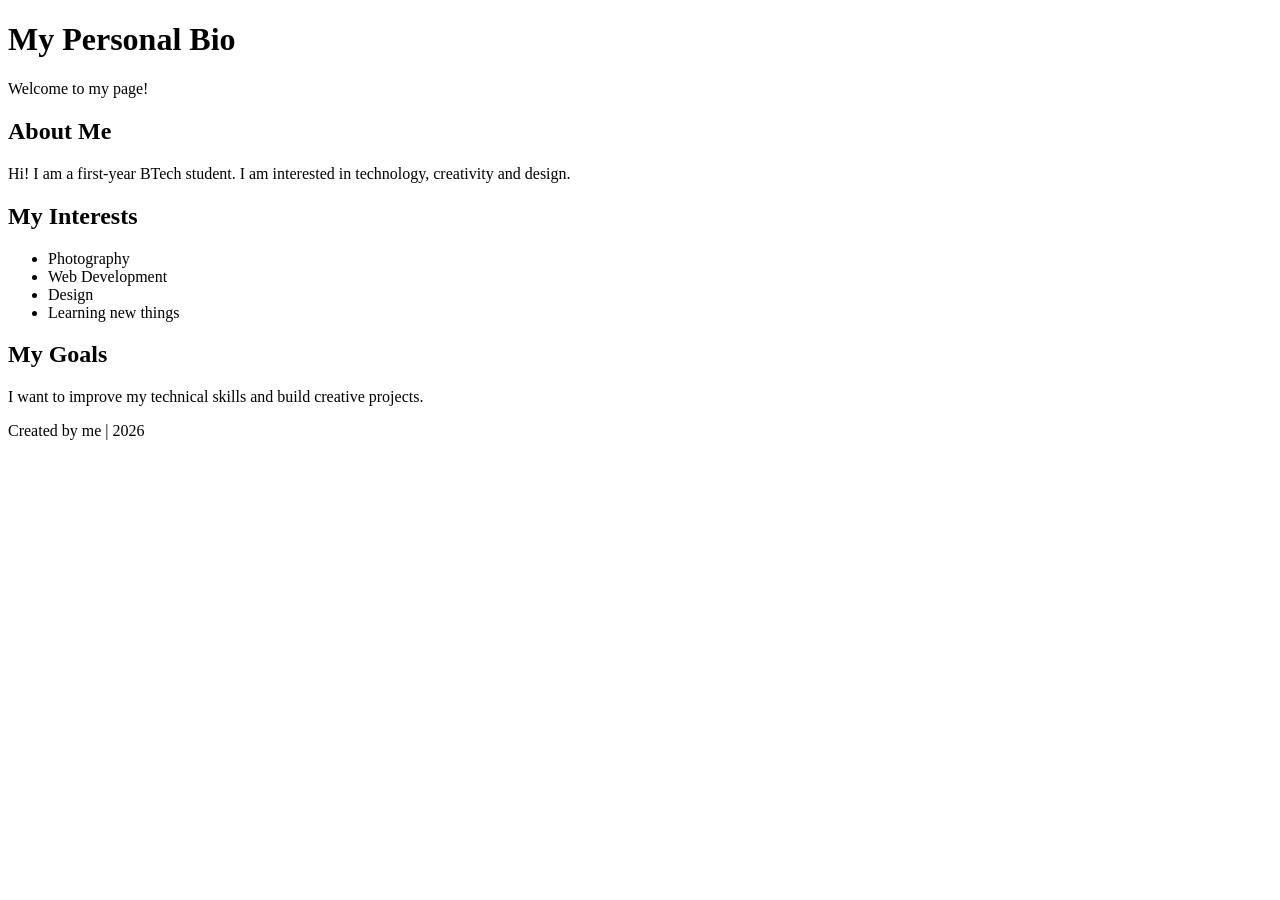
<file: P05/index.html>
<!DOCTYPE html>
<html lang="en">
<head>
    <meta charset="UTF-8">
    <meta name="viewport" content="width=device-width, initial-scale=1.0">
    <title>My Bio</title>
</head>
<body>

    <header>
        <h1>My Personal Bio</h1>
        <p>Welcome to my page!</p>
    </header>

    <main>
        <section>
            <h2>About Me</h2>
            <p>Hi! I am a first-year BTech student.
            I am interested in technology, creativity and design.</p>
        </section>

        <section>
            <h2>My Interests</h2>
            <ul>
                <li>Photography</li>
                <li>Web Development</li>
                <li>Design</li>
                <li>Learning new things</li>
            </ul>
        </section>

        <section>
            <h2>My Goals</h2>
            <p>I want to improve my technical skills
            and build creative projects.</p>
        </section>
    </main>

    <footer>
        <p>Created by me | 2026</p>
    </footer>

</body>
</html>
</file>
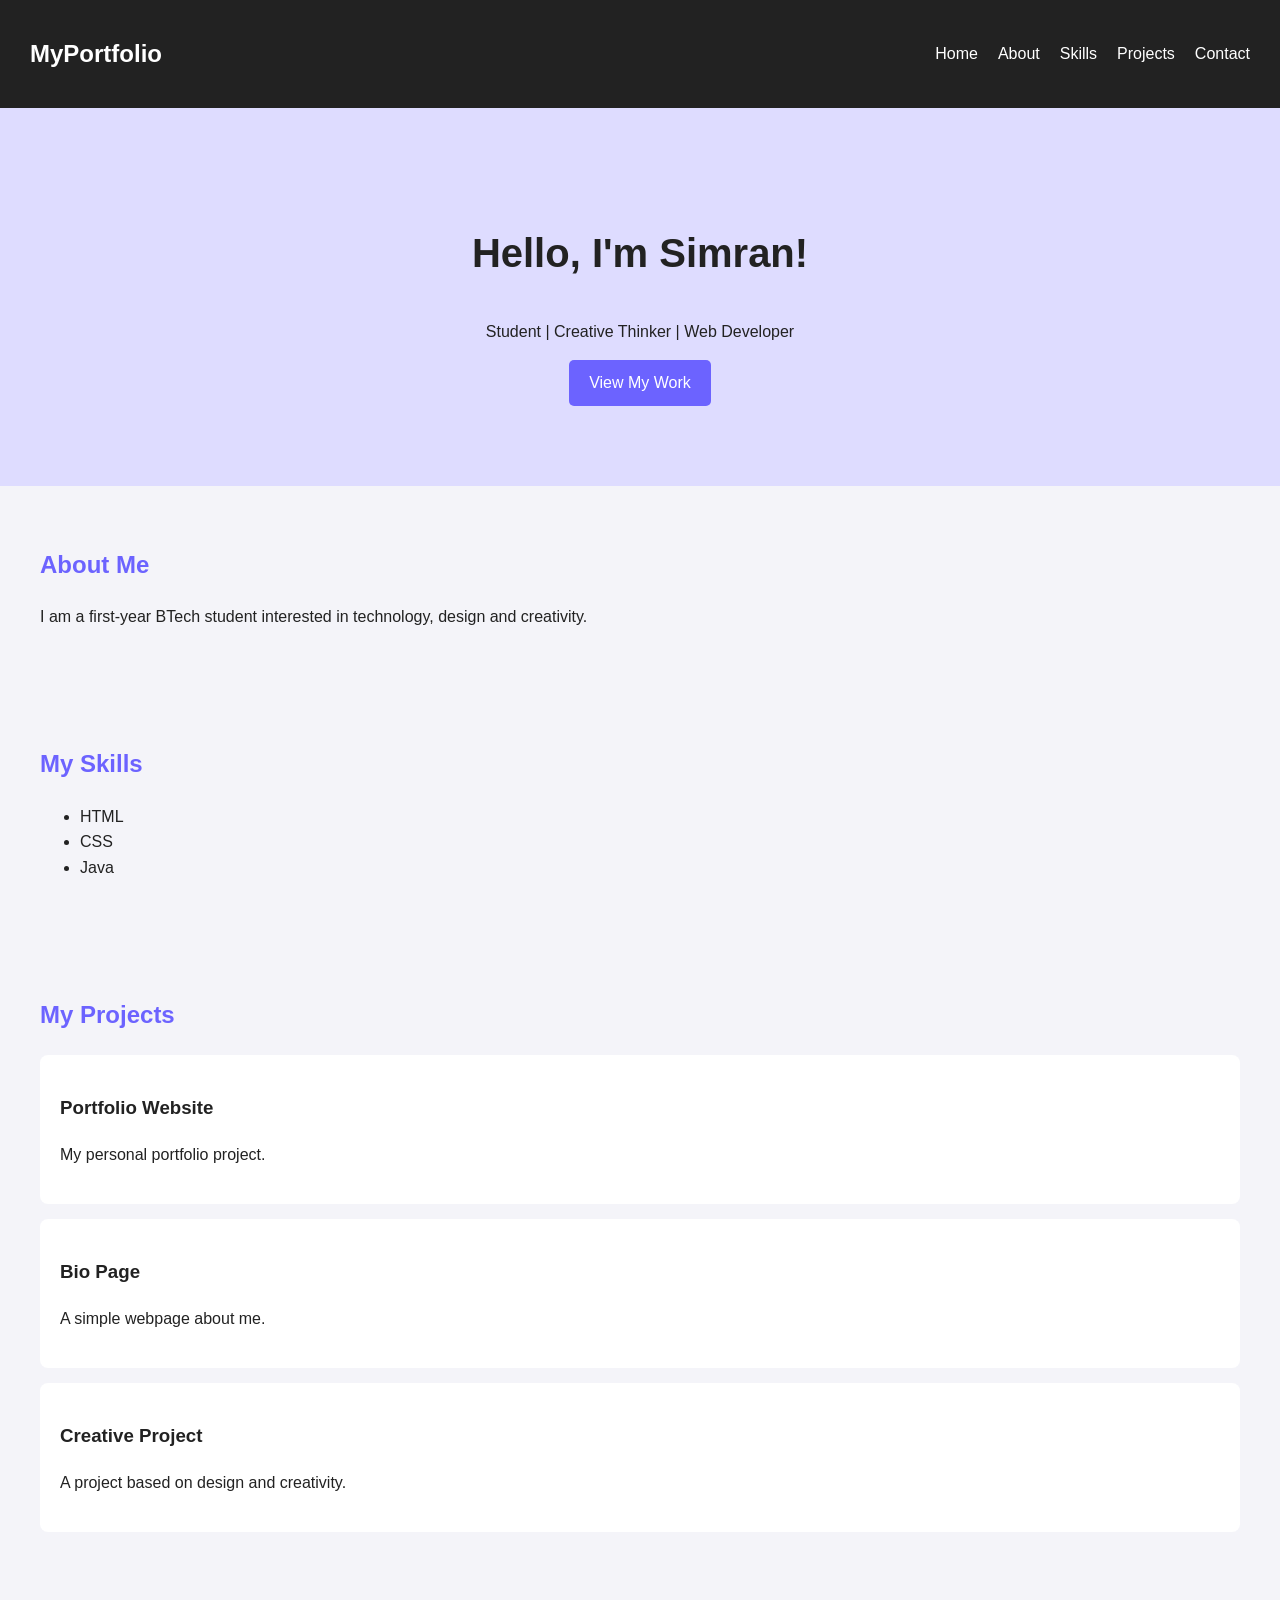
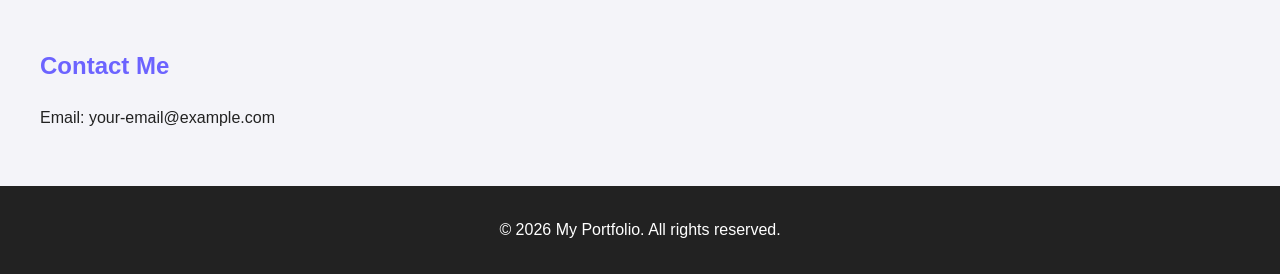
<file: P06/index.html>
<!DOCTYPE html>
<html lang="en">

<head>
    <meta charset="UTF-8">
    <meta name="viewport" content="width=device-width, initial-scale=1.0">
    <title>My Portfolio</title>
    <link rel="stylesheet" href="p6.css">
</head>

<body>


    <header>
        <nav>
            <h2>MyPortfolio</h2>

            <ul>
                <li><a href="#home">Home</a></li>
                <li><a href="#about">About</a></li>
                <li><a href="#skills">Skills</a></li>
                <li><a href="#projects">Projects</a></li>
                <li><a href="#contact">Contact</a></li>
            </ul>
        </nav>
    </header>
    <main>
        <section id="home">
            <h1>Hello, I'm Simran!</h1>
            <p>Student | Creative Thinker | Web Developer</p>
            <a href="#projects">View My Work</a>
        </section>

        <section id="about">
            <h2>About Me</h2>
            <p>
                I am a first-year BTech student interested
                in technology, design and creativity.
            </p>
        </section>

        <section id="skills">
            <h2>My Skills</h2>

            <ul>
                <li>HTML</li>
                <li>CSS</li>
                <li>Java</li>
            </ul>
        </section>
        <section id="projects">
            <h2>My Projects</h2>

            <article>
                <h3>Portfolio Website</h3>
                <p>My personal portfolio project.</p>
            </article>

            <article>
                <h3>Bio Page</h3>
                <p>A simple webpage about me.</p>
            </article>

            <article>
                <h3>Creative Project</h3>
                <p>A project based on design and creativity.</p>
            </article>
        </section>
        <section id="contact">
            <h2>Contact Me</h2>
            <p>Email: your-email@example.com</p>
        </section>

    </main>
    <footer>
        <p>© 2026 My Portfolio. All rights reserved.</p>
    </footer>
</body>
</html>
</file>
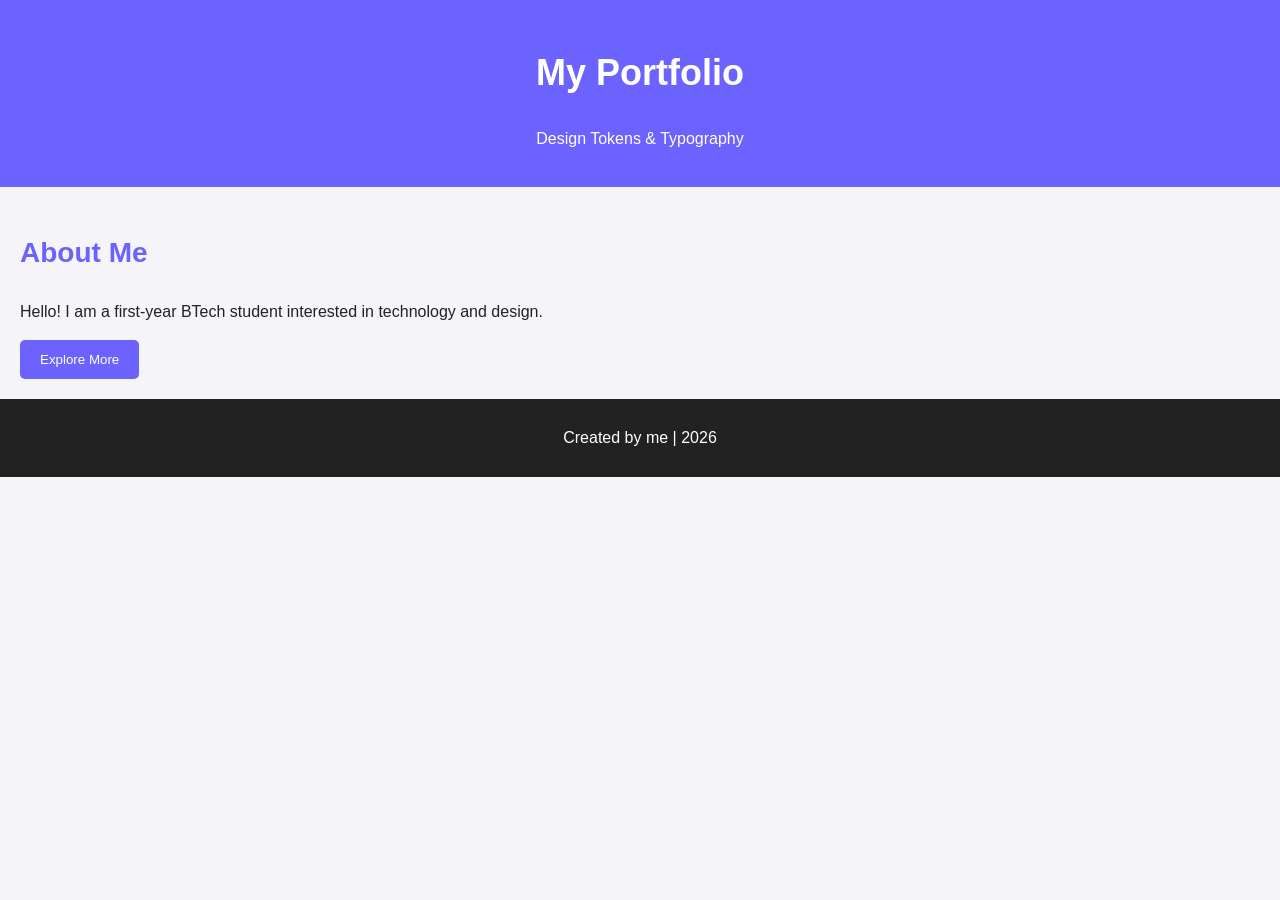
<file: P07/index.html>
<!DOCTYPE html>
<html lang="en">
<head>
    <meta charset="UTF-8">
    <meta name="viewport" content="width=device-width, initial-scale=1.0">
    <title>P7 - Design System</title>
    <link rel="stylesheet" href="p7.css">
</head>
<body>

    <header>
        <h1>My Portfolio</h1>
        <p>Design Tokens & Typography</p>
    </header>

    <main>
        <section>
            <h2>About Me</h2>
            <p>Hello! I am a first-year BTech student interested in technology and design.</p>
            <button>Explore More</button>
        </section>
    </main>

    <footer>
        <p>Created by me | 2026</p>
    </footer>

</body>
</html>
</file>
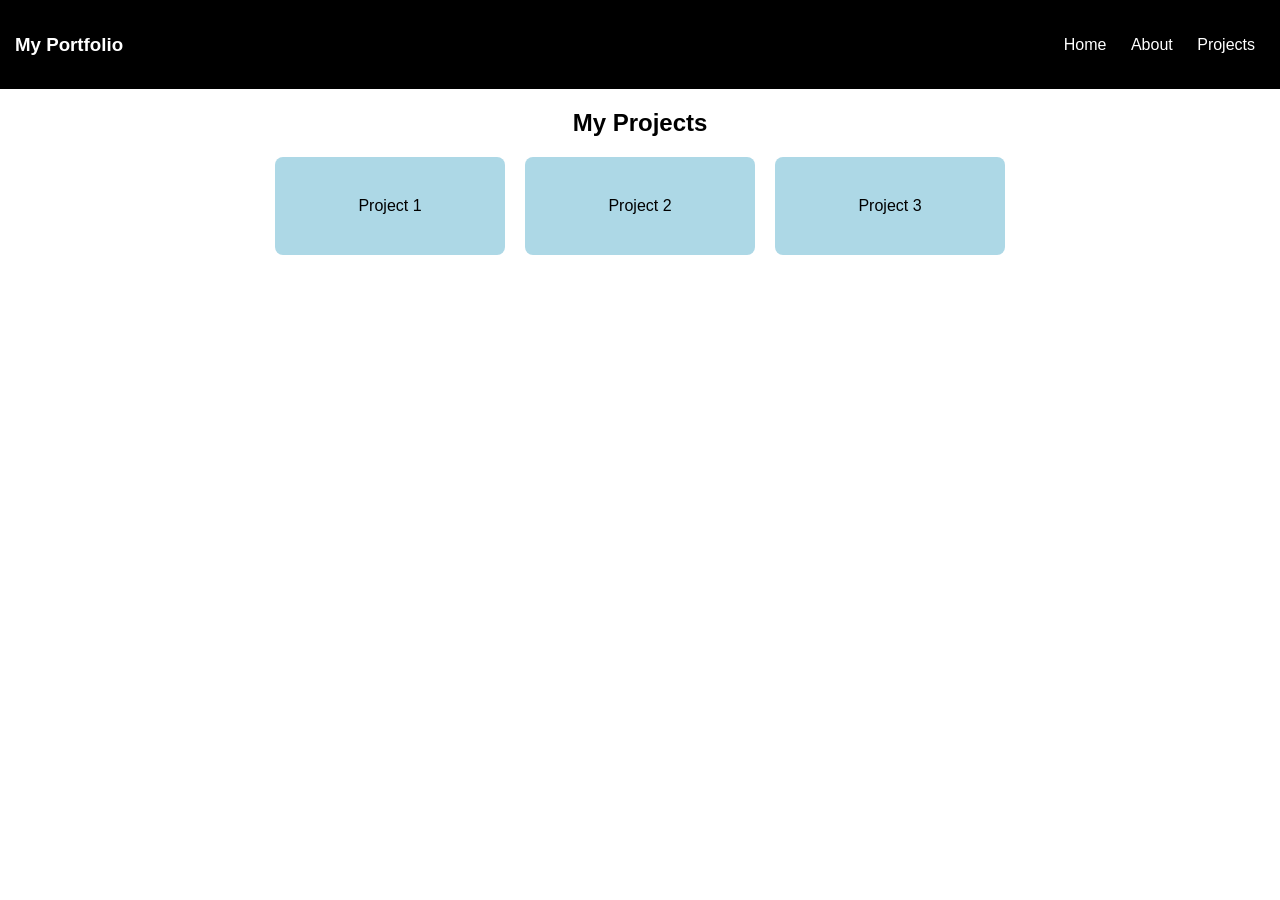
<file: P09/index.html>
<!DOCTYPE html>
<html>
<head>
    <title>P9</title>
    <link rel="stylesheet" href="p9.css">
</head>
<body>
    <nav>
        <h3>My Portfolio</h3>
        <div>
            <a href="#">Home</a>
            <a href="#">About</a>
            <a href="#">Projects</a>
        </div>
    </nav>
    <h2>My Projects</h2>

    <section class="cards">
        <div>Project 1</div>
        <div>Project 2</div>
        <div>Project 3</div>
    </section>
</body>
</html>
</file>
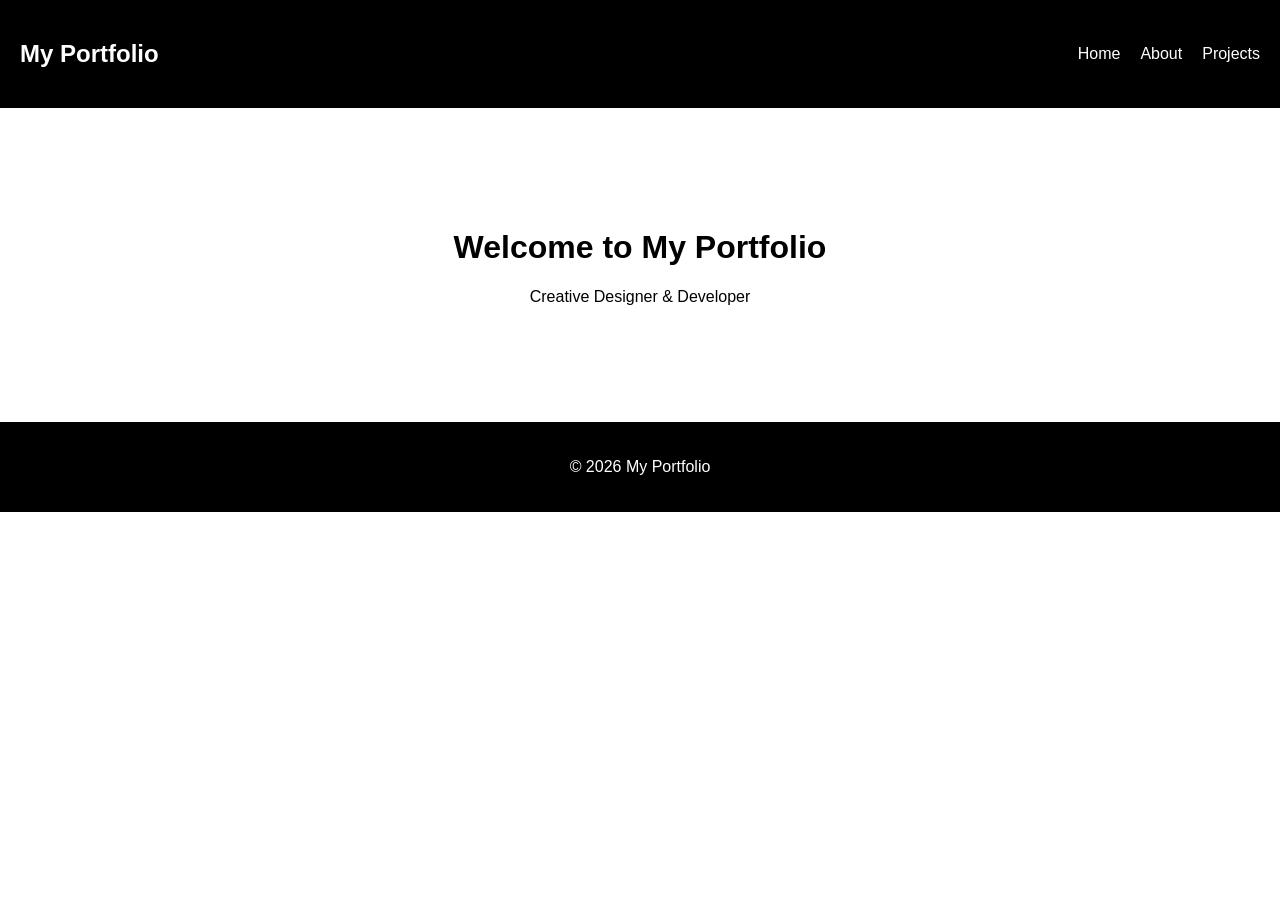
<file: P10/index.html>
<!DOCTYPE html>
<html>
<head>
    <title>P10</title>
    <link rel="stylesheet" href="p10.css">
</head>
<body>
    <header>
        <h2>My Portfolio</h2>
        <nav>
            <a href="#">Home</a>
            <a href="#">About</a>
            <a href="#">Projects</a>
        </nav>
    </header>

    <main>
        <h1>Welcome to My Portfolio</h1>
        <p>Creative Designer & Developer</p>
    </main>

    <footer>
        <p>© 2026 My Portfolio</p>
    </footer>
</body>
</html>
</file>
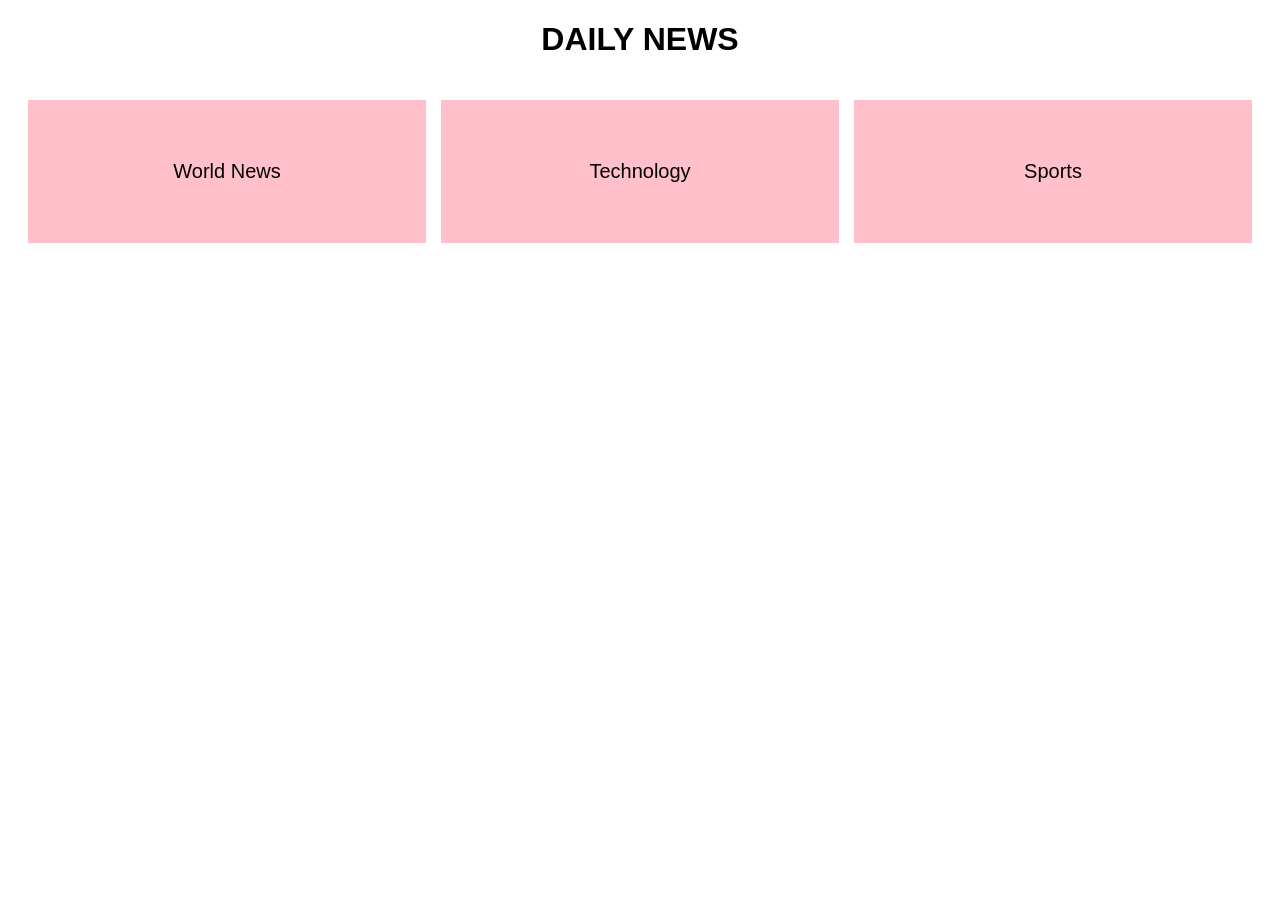
<file: P11/index.html>
<!DOCTYPE html>
<html>
<head>
    <title>P11</title>
    <link rel="stylesheet" href="p11.css">
</head>
<body>
    <h1>DAILY NEWS</h1>

    <div class="news">
        <div>World News</div>
        <div>Technology</div>
        <div>Sports</div>
    </div>
</body>
</html>
</file>
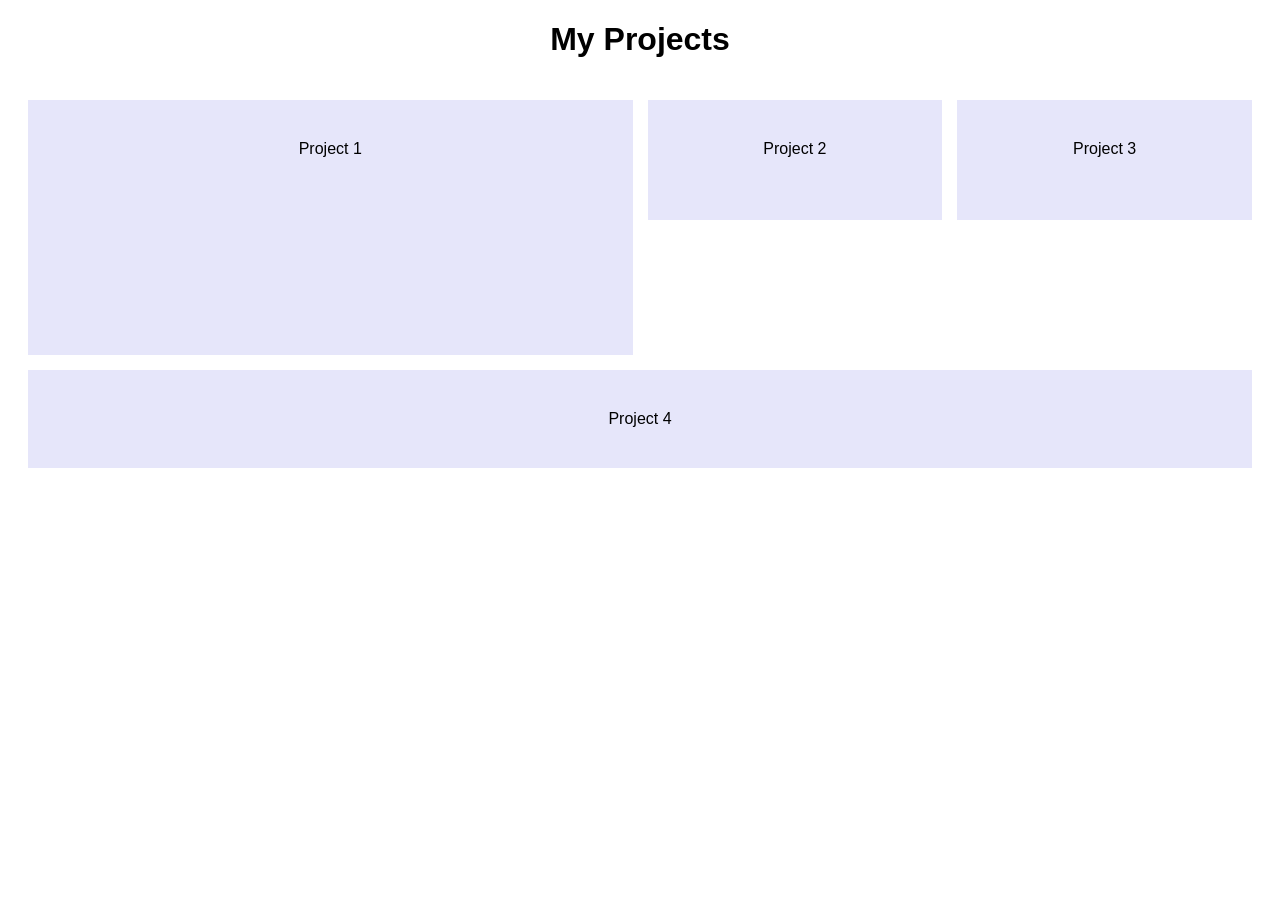
<file: P12/index.html>
<!DOCTYPE html>
<html>
<head>
    <title>P12</title>
    <link rel="stylesheet" href="p12.css">
</head>
<body>
    <h1>My Projects</h1>

    <div class="grid">
        <div class="large">Project 1</div>
        <div>Project 2</div>
        <div>Project 3</div>
        <div class="wide">Project 4</div>
    </div>
</body>
</html>
</file>
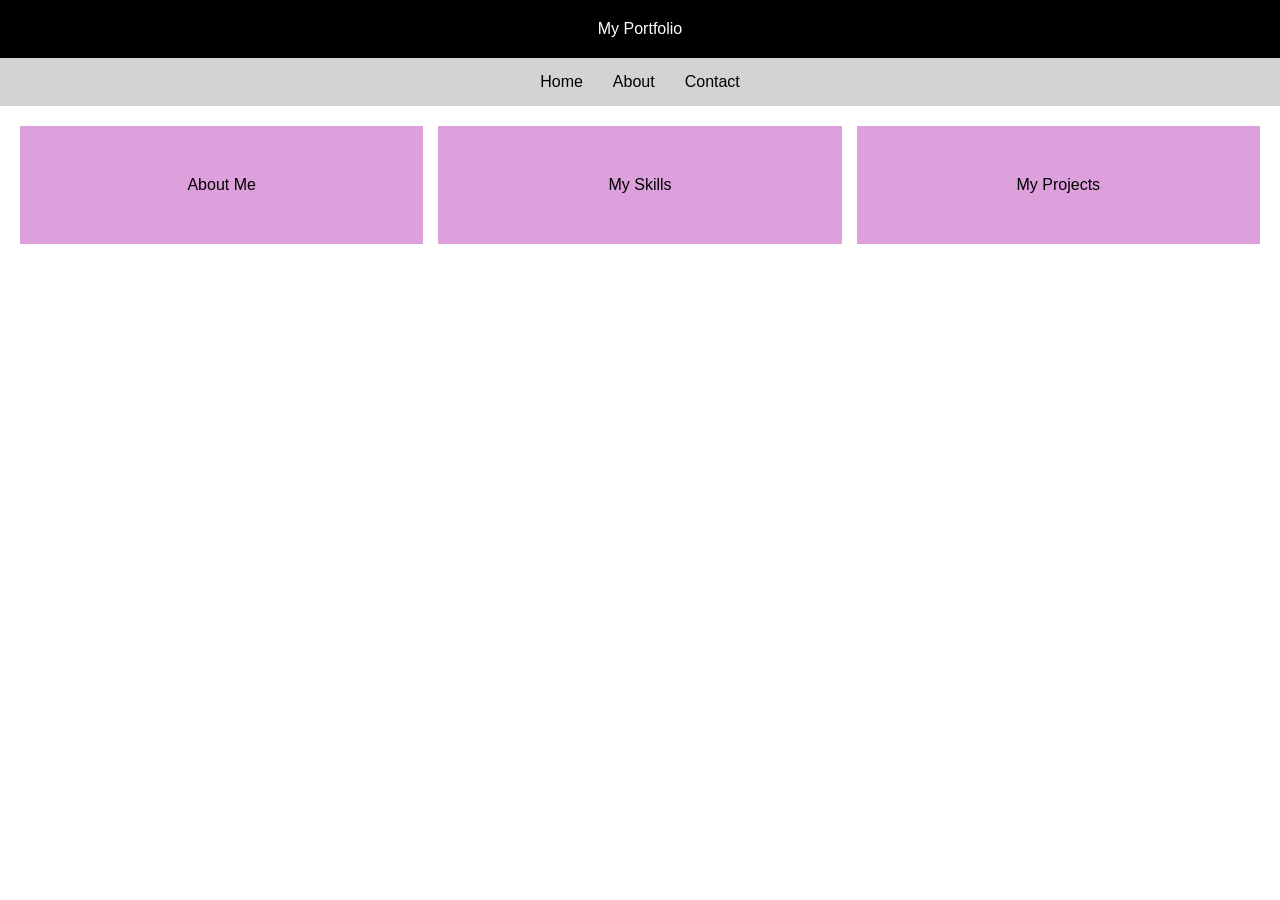
<file: P13/index.html>
<!DOCTYPE html>
<html>
<head>
    <title>P13</title>
    <link rel="stylesheet" href="p13.css">
</head>
<body>
    <header>My Portfolio</header>
    <nav>
        <a href="#">Home</a>
        <a href="#">About</a>
        <a href="#">Contact</a>
    </nav>
    <main>
        <div>About Me</div>
        <div>My Skills</div>
        <div>My Projects</div>
    </main>
</body>
</html>
</file>
<file: P06/p6.css>
body {
    margin: 0;
    font-family: Arial, sans-serif;
    background-color: #f4f4f9;
    color: #222;
    line-height: 1.6;
}


header {
    background-color: #222;
    color: white;
    padding: 15px 30px;
}

nav {
    display: flex;
    justify-content: space-between;
    align-items: center;
}

nav ul {
    display: flex;
    list-style: none;
    gap: 20px;
}

nav ul li a {
    color: white;
    text-decoration: none;
}

#home {
    text-align: center;
    padding: 80px 20px;
    background-color: #dedcff;
}

#home h1 {
    font-size: 40px;
}

#home a {
    display: inline-block;
    background-color: #6c63ff;
    color: white;
    padding: 10px 20px;
    text-decoration: none;
    border-radius: 5px;
}

section {
    padding: 40px;
}

section h2 {
    color: #6c63ff;
}

article {
    background-color: white;
    padding: 20px;
    margin: 15px 0;
    border-radius: 8px;
}

footer {
    background-color: #222;
    color: white;
    text-align: center;
    padding: 15px;
}
</file>
<file: P07/p7.css>
:root {
    --primary-color: #6c63ff;
    --secondary-color: #f4f4f9;
    --text-color: #222;
    --white: #ffffff;
    --main-font: Arial, sans-serif;
    --spacing: 20px;
}

* {
    box-sizing: border-box;
}

body {
    margin: 0;
    font-family: var(--main-font);
    color: var(--text-color);
    background-color: var(--secondary-color);
    line-height: 1.6;
}

header {
    background-color: var(--primary-color);
    color: var(--white);
    padding: var(--spacing);
    text-align: center;
}

h1 {
    font-size: 36px;
}

h2 {
    color: var(--primary-color);
    font-size: 28px;
}

section {
    padding: var(--spacing);
}

button {
    background-color: var(--primary-color);
    color: var(--white);
    padding: 12px 20px;
    border: none;
    border-radius: 5px;
}

footer {
    background-color: var(--text-color);
    color: var(--white);
    text-align: center;
    padding: 10px;
}
</file>
<file: P09/p9.css>
body {
    margin: 0;
    font-family: Arial;
}
nav {
    background: black;
    color: white;
    padding: 15px;
    display: flex;
    justify-content: space-between;
    align-items: center;
    flex-wrap: wrap;
}
a {
    color: white;
    margin: 10px;
    text-decoration: none;
}
h2 {
    text-align: center;
}
.cards {
    display: flex;
    justify-content: center;
    flex-wrap: wrap;
    gap: 20px;
}
.cards div {
    background: lightblue;
    padding: 40px;
    width: 150px;
    text-align: center;
    border-radius: 8px;
}
@media (max-width: 600px) {
    nav {
        flex-direction: column;
    }
}
</file>
<file: P10/p10.css>
body {
    margin: 0;
    font-family: Arial;
}
header, footer {
    background: black;
    color: white;
    padding: 20px;
    display: flex;
    justify-content: space-between;
    align-items: center;
    flex-wrap: wrap;
}
nav {
    display: flex;
    gap: 20px;
}
a {
    color: white;
    text-decoration: none;
}
main {
    text-align: center;
    padding: 100px 20px;
}
footer {
    justify-content: center;
}
</file>
<file: P11/p11.css>
body {
    font-family: Arial;
    text-align: center;
}
.news {
    display: grid;
    grid-template-columns: repeat(3, 1fr);
    gap: 15px;
    padding: 20px;
}
.news div {
    background: pink;
    padding: 60px 10px;
    font-size: 20px;
}
@media (max-width: 600px) {
    .news {
        grid-template-columns: 1fr;
    }
}
</file>
<file: P12/p12.css>
body {
    font-family: Arial;
    text-align: center;
}
.grid {
    display: grid;
    grid-template-columns: repeat(4, 1fr);
    grid-template-rows: 120px 120px;
    gap: 15px;
    padding: 20px;
}
.grid div {
    background: lavender;
    padding: 40px 5px;
}
.large {
    grid-column: span 2;
    grid-row: span 2;
}
.wide {
    grid-column: span 4;
}
@media (max-width: 600px) {
    .grid {
        grid-template-columns: repeat(2, 1fr);
    }
    .wide {
        grid-column: span 2;
    }
}
</file>
<file: P13/p13.css>
body {
    margin: 0;
    font-family: Arial;
}
header {
    background: black;
    color: white;
    padding: 20px;
    text-align: center;
}
nav {
    display: flex;
    justify-content: center;
    gap: 30px;
    padding: 15px;
    background: lightgray;
}
a {
    text-decoration: none;
    color: black;
}
main {
    display: grid;
    grid-template-columns: repeat(3, 1fr);
    gap: 15px;
    padding: 20px;
}
main div {
    background:plum;
    padding: 50px 10px;
    text-align: center;
}
@media (max-width: 600px) {
    main {
        grid-template-columns: 1fr;
    }
}
</file>
